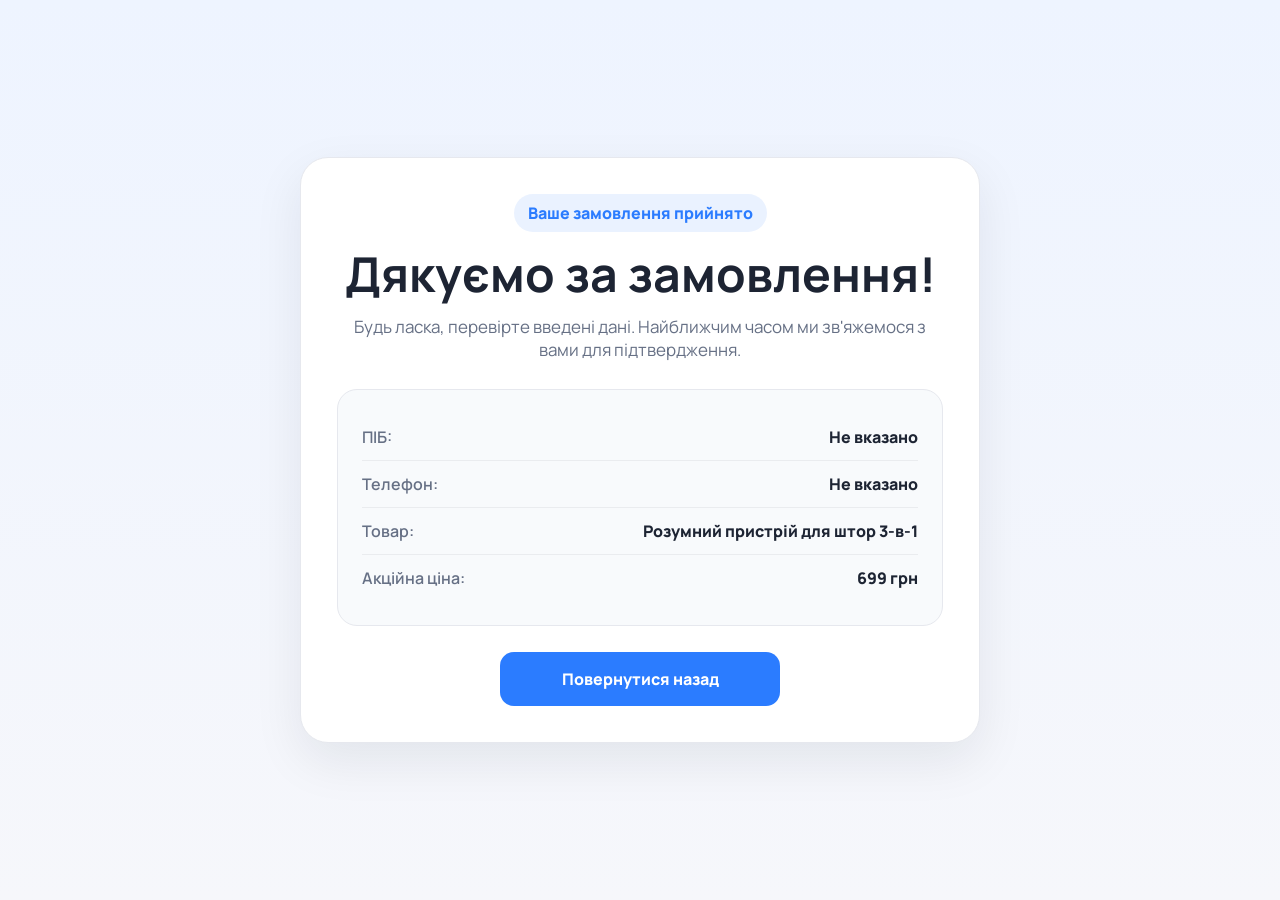
<file: thanks.html>
<!DOCTYPE html>
<html lang="uk">
<head>
  <meta charset="UTF-8" />
  <meta name="viewport" content="width=device-width, initial-scale=1.0" />
  <title>Дякуємо за замовлення</title>
  <link rel="preconnect" href="https://fonts.googleapis.com">
  <link rel="preconnect" href="https://fonts.gstatic.com" crossorigin>
  <link href="https://fonts.googleapis.com/css2?family=Manrope:wght@400;500;600;700;800&display=swap" rel="stylesheet">
  <!-- Meta Pixel Code -->
  <script>
  !function(f,b,e,v,n,t,s)
  {if(f.fbq)return;n=f.fbq=function(){n.callMethod?
  n.callMethod.apply(n,arguments):n.queue.push(arguments)};
  if(!f._fbq)f._fbq=n;n.push=n;n.loaded=!0;n.version='2.0';
  n.queue=[];t=b.createElement(e);t.async=!0;
  t.src=v;s=b.getElementsByTagName(e)[0];
  s.parentNode.insertBefore(t,s)}(window, document,'script',
  'https://connect.facebook.net/en_US/fbevents.js');
  fbq('init', '1996452290936826');
  fbq('track', 'PageView');
  </script>
  <noscript><img height="1" width="1" style="display:none"
  src="https://www.facebook.com/tr?id=1996452290936826&ev=PageView&noscript=1"
  /></noscript>
  <!-- End Meta Pixel Code -->
  <style>
    :root {
      --bg: #f6f7fb;
      --white: #ffffff;
      --text: #1d2433;
      --muted: #667085;
      --primary: #2b7cff;
      --border: #e6e8ee;
      --shadow: 0 18px 50px rgba(17, 24, 39, 0.08);
    }

    * {
      box-sizing: border-box;
      margin: 0;
      padding: 0;
    }

    body {
      font-family: "Manrope", sans-serif;
      background: linear-gradient(180deg, #eef4ff 0%, #f6f7fb 100%);
      min-height: 100vh;
      display: flex;
      align-items: center;
      justify-content: center;
      color: var(--text);
      padding: 20px;
    }

    .thanks-card {
      width: 100%;
      max-width: 680px;
      background: var(--white);
      border: 1px solid var(--border);
      border-radius: 28px;
      box-shadow: var(--shadow);
      padding: 36px;
      text-align: center;
    }

    .badge {
      display: inline-block;
      background: #eaf2ff;
      color: var(--primary);
      font-weight: 800;
      padding: 8px 14px;
      border-radius: 999px;
      margin-bottom: 16px;
    }

    h1 {
      font-size: clamp(30px, 5vw, 48px);
      line-height: 1.1;
      margin-bottom: 14px;
    }

    .subtitle {
      color: var(--muted);
      font-size: 17px;
      margin-bottom: 28px;
    }

    .data-box {
      background: #f8fafc;
      border: 1px solid var(--border);
      border-radius: 20px;
      padding: 24px;
      text-align: left;
      margin-bottom: 26px;
    }

    .data-row {
      display: flex;
      justify-content: space-between;
      gap: 16px;
      padding: 12px 0;
      border-bottom: 1px solid #eaecef;
    }

    .data-row:last-child {
      border-bottom: none;
    }

    .data-label {
      color: var(--muted);
      font-weight: 600;
    }

    .data-value {
      font-weight: 800;
      text-align: right;
    }

    .back-btn {
      display: inline-flex;
      justify-content: center;
      align-items: center;
      width: 100%;
      max-width: 280px;
      min-height: 54px;
      border-radius: 14px;
      background: var(--primary);
      color: #fff;
      font-weight: 800;
      text-decoration: none;
      transition: 0.25s ease;
    }

    .back-btn:hover {
      transform: translateY(-2px);
    }

    @media (max-width: 600px) {
      .thanks-card {
        padding: 24px 18px;
      }

      .data-row {
        flex-direction: column;
        align-items: flex-start;
      }

      .data-value {
        text-align: left;
      }
    }
  </style>
</head>
<body>
  <div class="thanks-card">
    <div class="badge">Ваше замовлення прийнято</div>
    <h1>Дякуємо за замовлення!</h1>
    <p class="subtitle">
      Будь ласка, перевірте введені дані. Найближчим часом ми зв'яжемося з вами для підтвердження.
    </p>

    <div class="data-box">
      <div class="data-row">
        <span class="data-label">ПІБ:</span>
        <span class="data-value" id="clientName">—</span>
      </div>
      <div class="data-row">
        <span class="data-label">Телефон:</span>
        <span class="data-value" id="clientPhone">—</span>
      </div>
      <div class="data-row">
        <span class="data-label">Товар:</span>
        <span class="data-value">Розумний пристрій для штор 3-в-1</span>
      </div>
      <div class="data-row">
        <span class="data-label">Акційна ціна:</span>
        <span class="data-value">699 грн</span>
      </div>
    </div>

    <a class="back-btn" href="index.html">Повернутися назад</a>
  </div>

  <script>
    const name = localStorage.getItem("orderFullname") || "Не вказано";
    const phone = localStorage.getItem("orderPhone") || "Не вказано";

    document.getElementById("clientName").textContent = name;
    document.getElementById("clientPhone").textContent = phone;

    // Fires after the Pixel snippet is initialized (in <head>).
    // Use this for form submit conversions / "order request" leads.
    if (typeof fbq === "function") {
      fbq("track", "Lead");
    }
  </script>
</body>
</html>
</file>
